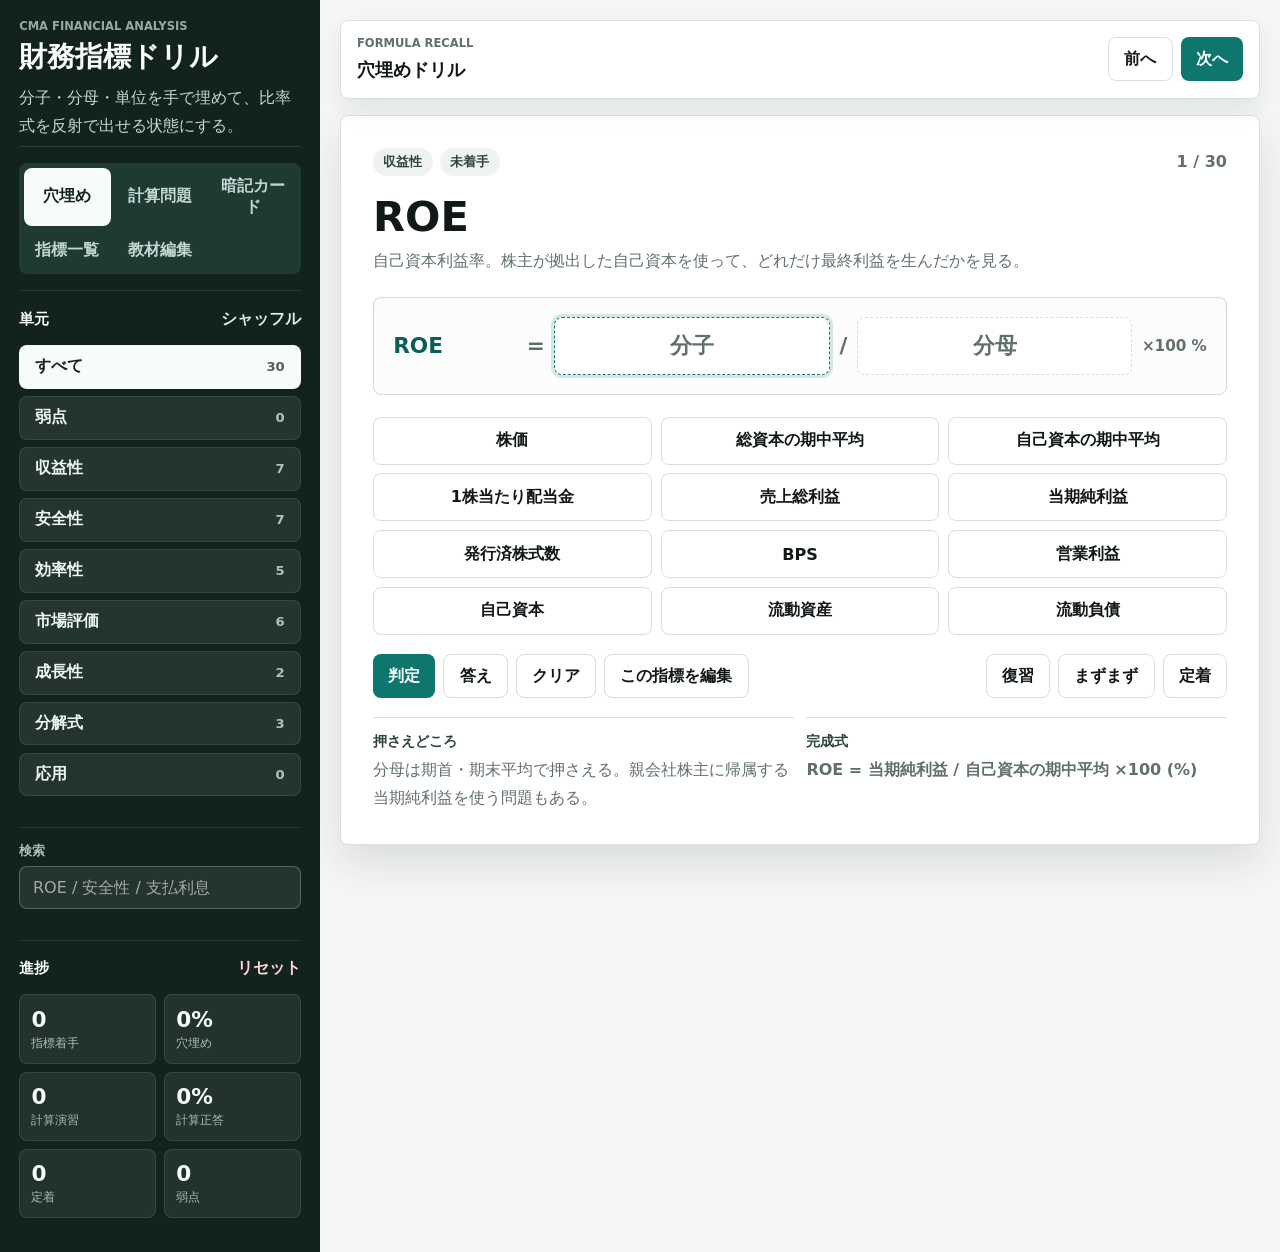
<file: cma-financial-ratio-drill/index.html>
<!doctype html>
<html lang="ja">
<head>
  <meta charset="utf-8">
  <meta name="viewport" content="width=device-width, initial-scale=1">
  <meta name="theme-color" content="#12312b">
  <title>証券アナリスト 財務指標ドリル</title>
  <link rel="manifest" href="./site.webmanifest">
  <link rel="stylesheet" href="./styles.css?v=20260614-4">
</head>
<body>
  <div class="app-shell">
    <aside class="sidebar">
      <div class="brand-block">
        <p class="eyebrow">CMA Financial Analysis</p>
        <h1>財務指標ドリル</h1>
        <p class="lead">分子・分母・単位を手で埋めて、比率式を反射で出せる状態にする。</p>
      </div>

      <nav class="mode-tabs" aria-label="学習モード">
        <button class="mode-tab active" type="button" data-view="drill">穴埋め</button>
        <button class="mode-tab" type="button" data-view="calculation">計算問題</button>
        <button class="mode-tab" type="button" data-view="cards">暗記カード</button>
        <button class="mode-tab" type="button" data-view="list">指標一覧</button>
        <button class="mode-tab" type="button" data-view="edit">教材編集</button>
      </nav>

      <section class="side-section category-section">
        <div class="section-head">
          <h2>単元</h2>
          <button class="text-button" type="button" data-action="random">シャッフル</button>
        </div>
        <div id="categoryList" class="category-list"></div>
      </section>

      <section class="side-section search-section">
        <label class="search-box">
          <span>検索</span>
          <input id="searchInput" type="search" autocomplete="off" placeholder="ROE / 安全性 / 支払利息">
        </label>
      </section>

      <section class="side-section progress-section">
        <div class="section-head">
          <h2>進捗</h2>
          <button class="text-button danger" type="button" data-action="reset-progress">リセット</button>
        </div>
        <div id="progressSummary" class="progress-summary"></div>
      </section>
    </aside>

    <main class="workspace">
      <header class="topbar">
        <div>
          <p class="eyebrow">Formula Recall</p>
          <h2 id="workspaceTitle">穴埋めドリル</h2>
        </div>
        <div class="topbar-actions">
          <button class="ghost" type="button" data-action="previous">前へ</button>
          <button type="button" data-action="next">次へ</button>
        </div>
      </header>

      <section id="appView" class="app-view" aria-live="polite"></section>
    </main>
  </div>

  <script src="./codex-problems.js?v=20260614-4"></script>
  <script src="./app.js?v=20260614-4"></script>
</body>
</html>
</file>
<file: cma-financial-ratio-drill/styles.css>
:root {
  --bg: #f5f7f4;
  --surface: #ffffff;
  --surface-2: #eef3ef;
  --ink: #111817;
  --muted: #61706c;
  --line: #d8e0dc;
  --side: #12231f;
  --side-soft: #1f3933;
  --accent: #0f766e;
  --accent-strong: #0b5f59;
  --amber: #b86d12;
  --red: #b33a32;
  --blue: #2f5f9e;
  --green: #23724d;
  --shadow: 0 18px 42px rgba(18, 35, 31, 0.12);
  --radius: 8px;
}

* {
  box-sizing: border-box;
}

html,
body {
  min-height: 100%;
  margin: 0;
}

body {
  color: var(--ink);
  background: var(--bg);
  font-family: "Yu Gothic UI", "Noto Sans JP", "Hiragino Sans", Meiryo, system-ui, sans-serif;
}

button,
input,
textarea,
select {
  font: inherit;
}

button {
  min-height: 40px;
  border: 0;
  border-radius: var(--radius);
  background: var(--accent);
  color: #fff;
  padding: 0.65rem 0.95rem;
  font-weight: 700;
  cursor: pointer;
  transition: background 140ms ease, border-color 140ms ease, color 140ms ease, transform 140ms ease;
}

button:hover {
  background: var(--accent-strong);
  transform: translateY(-1px);
}

button:disabled {
  opacity: 0.55;
  cursor: not-allowed;
  transform: none;
}

button:focus-visible,
input:focus-visible,
textarea:focus-visible,
select:focus-visible {
  outline: 3px solid rgba(15, 118, 110, 0.28);
  outline-offset: 2px;
}

button.ghost,
.choice-button,
.slot-button {
  background: #fff;
  color: var(--ink);
  border: 1px solid var(--line);
}

button.ghost:hover,
.choice-button:hover,
.slot-button:hover {
  background: var(--surface-2);
  border-color: #afc3bb;
}

button.ghost.danger-button {
  color: #a33a30;
  border-color: #efc0ba;
}

button.ghost.danger-button:hover {
  background: #fff2f0;
  border-color: #d7837b;
}

button.danger-solid {
  background: #a33a30;
}

button.danger-solid:hover {
  background: #842d25;
}

.text-button {
  min-height: auto;
  background: transparent;
  color: #d8eee8;
  padding: 0.2rem 0;
  border-radius: 0;
}

.text-button:hover {
  background: transparent;
  color: #fff;
  transform: none;
}

.text-button.danger {
  color: #ffd6d2;
}

input,
textarea,
select {
  width: 100%;
  border: 1px solid rgba(216, 224, 220, 0.28);
  border-radius: var(--radius);
  background: rgba(255, 255, 255, 0.08);
  color: #fff;
  padding: 0.7rem 0.8rem;
}

textarea {
  resize: vertical;
}

input::placeholder,
textarea::placeholder {
  color: rgba(255, 255, 255, 0.58);
}

.app-shell {
  display: grid;
  grid-template-columns: 320px minmax(0, 1fr);
  min-height: 100vh;
}

.sidebar {
  display: flex;
  flex-direction: column;
  gap: 1rem;
  background: var(--side);
  color: #f7fbf9;
  padding: 1.2rem;
}

.brand-block {
  padding-bottom: 0.35rem;
  border-bottom: 1px solid rgba(255, 255, 255, 0.12);
}

.eyebrow {
  margin: 0 0 0.45rem;
  color: var(--muted);
  font-size: 0.72rem;
  font-weight: 800;
  letter-spacing: 0;
  text-transform: uppercase;
}

.sidebar .eyebrow {
  color: #93aaa3;
}

h1,
h2,
h3,
p {
  margin-top: 0;
}

h1 {
  margin-bottom: 0.65rem;
  font-size: 1.75rem;
  line-height: 1.2;
}

.lead {
  margin-bottom: 0;
  color: #c4d6d1;
  line-height: 1.75;
}

.mode-tabs {
  display: grid;
  grid-template-columns: repeat(auto-fit, minmax(86px, 1fr));
  gap: 0.35rem;
  background: var(--side-soft);
  padding: 0.3rem;
  border-radius: var(--radius);
}

.mode-tab {
  min-height: 38px;
  background: transparent;
  color: #c4d6d1;
  padding: 0.5rem;
}

.mode-tab.active {
  background: #f7fbf9;
  color: var(--side);
}

.side-section {
  padding: 0.9rem 0;
  border-top: 1px solid rgba(255, 255, 255, 0.1);
}

.section-head,
.topbar,
.formula-meta,
.card-actions,
.list-head {
  display: flex;
  align-items: center;
  justify-content: space-between;
  gap: 0.75rem;
}

.section-head h2 {
  margin: 0;
  font-size: 0.92rem;
}

.category-list {
  display: grid;
  gap: 0.45rem;
  margin-top: 0.75rem;
}

.category-button {
  display: flex;
  align-items: center;
  justify-content: space-between;
  width: 100%;
  background: rgba(255, 255, 255, 0.08);
  color: #ecf6f3;
  border: 1px solid rgba(255, 255, 255, 0.09);
}

.category-button.active {
  background: #f7fbf9;
  color: var(--side);
}

.category-count {
  color: inherit;
  opacity: 0.72;
  font-size: 0.82rem;
}

.search-box span {
  display: block;
  margin-bottom: 0.35rem;
  color: #a9beb8;
  font-size: 0.82rem;
  font-weight: 700;
}

.progress-summary {
  display: grid;
  grid-template-columns: repeat(2, 1fr);
  gap: 0.5rem;
  margin-top: 0.75rem;
}

.progress-tile {
  border: 1px solid rgba(255, 255, 255, 0.1);
  border-radius: var(--radius);
  background: rgba(255, 255, 255, 0.07);
  padding: 0.7rem;
}

.progress-tile strong {
  display: block;
  font-size: 1.35rem;
}

.progress-tile span {
  color: #a9beb8;
  font-size: 0.78rem;
}

.workspace {
  display: grid;
  grid-template-rows: auto 1fr;
  min-width: 0;
  padding: 1.25rem;
  gap: 1rem;
}

.topbar {
  position: sticky;
  top: 0;
  z-index: 5;
  border: 1px solid var(--line);
  border-radius: var(--radius);
  background: rgba(255, 255, 255, 0.92);
  padding: 0.95rem 1rem;
  box-shadow: 0 10px 26px rgba(18, 35, 31, 0.08);
  backdrop-filter: blur(12px);
}

.topbar h2 {
  margin: 0;
  font-size: 1.15rem;
}

.topbar-actions {
  display: flex;
  gap: 0.5rem;
  flex-wrap: wrap;
}

.app-view {
  min-width: 0;
}

.quiz-panel,
.flash-panel,
.list-panel {
  border: 1px solid var(--line);
  border-radius: var(--radius);
  background: var(--surface);
  box-shadow: var(--shadow);
}

.quiz-panel,
.flash-panel {
  padding: clamp(1rem, 2.6vw, 2rem);
}

.formula-meta {
  margin-bottom: 1rem;
  flex-wrap: wrap;
}

.badge-row {
  display: flex;
  align-items: center;
  flex-wrap: wrap;
  gap: 0.45rem;
}

.badge {
  display: inline-flex;
  align-items: center;
  min-height: 28px;
  border-radius: 999px;
  background: var(--surface-2);
  color: #2f453f;
  padding: 0.25rem 0.65rem;
  font-size: 0.82rem;
  font-weight: 800;
}

.badge.review {
  background: #fff1e0;
  color: #8a4c08;
}

.badge.mastered {
  background: #e4f5ec;
  color: #18613c;
}

.badge.solid {
  background: #e7effc;
  color: #234d88;
}

.counter {
  color: var(--muted);
  font-weight: 700;
}

.metric-title {
  margin-bottom: 0.4rem;
  font-size: clamp(1.65rem, 4vw, 2.6rem);
  line-height: 1.18;
}

.metric-subtitle {
  max-width: 780px;
  margin-bottom: 1.3rem;
  color: var(--muted);
  line-height: 1.8;
}

.formula-board {
  display: grid;
  gap: 0.85rem;
  margin: 1rem 0 1.35rem;
  border: 1px solid #cdd9d4;
  border-radius: var(--radius);
  background: #fbfcfb;
  padding: clamp(0.85rem, 2vw, 1.2rem);
}

.formula-line {
  display: grid;
  grid-template-columns: minmax(68px, 0.45fr) auto minmax(160px, 1fr) auto minmax(160px, 1fr) auto;
  align-items: center;
  gap: 0.6rem;
  font-size: clamp(1rem, 2vw, 1.35rem);
  font-weight: 800;
}

.formula-symbol {
  color: var(--accent-strong);
}

.operator {
  color: #58706a;
  text-align: center;
}

.slot-button {
  width: 100%;
  min-height: 58px;
  padding: 0.7rem;
  text-align: center;
  font-weight: 800;
}

.slot-button.empty {
  color: var(--muted);
  border-style: dashed;
}

.slot-button.active {
  border-color: var(--accent);
  box-shadow: 0 0 0 3px rgba(15, 118, 110, 0.16);
}

.unit-text {
  color: var(--muted);
  font-size: 0.95rem;
  font-weight: 800;
}

.choice-grid {
  display: grid;
  grid-template-columns: repeat(3, minmax(0, 1fr));
  gap: 0.55rem;
}

.choice-button {
  min-height: 48px;
  padding: 0.7rem;
  color: var(--ink);
}

.choice-button.used {
  background: #e7f2f0;
  border-color: #9fc8c1;
  color: var(--accent-strong);
}

.card-actions {
  margin-top: 1.2rem;
  flex-wrap: wrap;
}

.primary-actions,
.rating-actions {
  display: flex;
  gap: 0.5rem;
  flex-wrap: wrap;
}

.feedback {
  margin-top: 1.2rem;
  border-left: 5px solid var(--blue);
  background: #f4f7fc;
  padding: 0.9rem 1rem;
  line-height: 1.7;
}

.feedback.good {
  border-left-color: var(--green);
  background: #f1faf5;
}

.feedback.bad {
  border-left-color: var(--red);
  background: #fff4f3;
}

.delete-confirmation {
  margin-top: 1rem;
  border: 1px solid #efc0ba;
  border-left: 5px solid var(--red);
  border-radius: var(--radius);
  background: #fff7f6;
  color: var(--ink);
  padding: 0.9rem 1rem;
  display: grid;
  gap: 0.65rem;
}

.delete-confirmation span {
  color: var(--muted);
}

.answer-line {
  font-weight: 800;
}

.problem-grid {
  display: grid;
  grid-template-columns: repeat(3, minmax(0, 1fr));
  gap: 0.65rem;
  margin: 1rem 0;
}

.problem-data {
  border: 1px solid var(--line);
  border-radius: var(--radius);
  background: #fbfcfb;
  padding: 0.8rem;
}

.problem-data span {
  display: block;
  color: var(--muted);
  font-size: 0.82rem;
  font-weight: 800;
}

.problem-data strong {
  display: block;
  margin-top: 0.25rem;
  font-size: 1.15rem;
}

.answer-panel {
  display: grid;
  grid-template-columns: minmax(160px, 320px) auto;
  align-items: end;
  gap: 0.65rem;
  margin: 1rem 0 0.2rem;
}

.field {
  display: grid;
  gap: 0.35rem;
}

.field span {
  color: #3f5650;
  font-size: 0.82rem;
  font-weight: 800;
}

.field input,
.field textarea,
.field select,
.answer-input,
.json-input {
  border: 1px solid var(--line);
  background: #fff;
  color: var(--ink);
}

.field input::placeholder,
.field textarea::placeholder,
.answer-input::placeholder {
  color: #8b9a96;
}

.answer-unit {
  min-height: 40px;
  display: inline-flex;
  align-items: center;
  color: var(--muted);
  font-weight: 900;
}

.note-grid {
  display: grid;
  grid-template-columns: repeat(2, minmax(0, 1fr));
  gap: 0.8rem;
  margin-top: 1.2rem;
}

.note-block {
  border-top: 1px solid var(--line);
  padding-top: 0.85rem;
}

.note-block h3 {
  margin-bottom: 0.35rem;
  color: #2f453f;
  font-size: 0.9rem;
}

.note-block p {
  margin-bottom: 0;
  color: var(--muted);
  line-height: 1.75;
}

.flash-panel {
  display: grid;
  gap: 1rem;
}

.flash-card {
  display: grid;
  gap: 1rem;
  min-height: 330px;
  align-content: center;
  border: 1px solid #cad9d3;
  border-radius: var(--radius);
  background:
    linear-gradient(90deg, rgba(15, 118, 110, 0.08) 0 1px, transparent 1px 100%),
    linear-gradient(0deg, rgba(47, 95, 158, 0.06) 0 1px, transparent 1px 100%),
    #fbfcfb;
  background-size: 24px 24px;
  padding: clamp(1rem, 3vw, 2rem);
}

.flash-card h3 {
  margin: 0;
  font-size: clamp(1.65rem, 4vw, 2.4rem);
}

.flash-answer {
  border-top: 1px solid var(--line);
  padding-top: 1rem;
}

.formula-text {
  margin: 0.25rem 0 0.65rem;
  font-size: clamp(1.1rem, 2.5vw, 1.6rem);
  font-weight: 900;
}

.list-panel {
  overflow: hidden;
}

.editor-panel {
  display: grid;
  gap: 1rem;
  border: 1px solid var(--line);
  border-radius: var(--radius);
  background: var(--surface);
  box-shadow: var(--shadow);
  overflow: hidden;
}

.inline-editor {
  margin-top: 1rem;
  border: 1px solid var(--line);
  border-radius: var(--radius);
  background: #fbfcfb;
  overflow: hidden;
}

.list-head {
  padding: 1rem;
  border-bottom: 1px solid var(--line);
  background: #fbfcfb;
}

.list-head h3 {
  margin: 0;
}

.panel-subtitle {
  margin: 0.35rem 0 0;
  color: var(--muted);
  line-height: 1.6;
}

.metric-table-wrap {
  overflow-x: auto;
}

.metric-table {
  width: 100%;
  border-collapse: collapse;
  min-width: 860px;
}

.metric-table th,
.metric-table td {
  border-bottom: 1px solid var(--line);
  padding: 0.85rem 1rem;
  text-align: left;
  vertical-align: top;
}

.metric-table th {
  background: #f4f8f6;
  color: #3f5650;
  font-size: 0.82rem;
}

.metric-table td {
  line-height: 1.65;
}

.inline-action {
  min-height: 34px;
  padding: 0.35rem 0.6rem;
}

.table-actions {
  display: flex;
  flex-wrap: wrap;
  gap: 0.35rem;
}

.editor-layout {
  display: grid;
  grid-template-columns: minmax(220px, 0.9fr) minmax(0, 2fr);
  gap: 1rem;
  padding: 0 1rem 1rem;
}

.editor-list,
.editor-form-wrap,
.json-panel {
  border: 1px solid var(--line);
  border-radius: var(--radius);
  background: #fbfcfb;
}

.editor-list {
  padding: 1rem;
}

.editor-list h3 {
  margin-bottom: 0.75rem;
}

.metric-edit-list {
  display: grid;
  gap: 0.45rem;
  max-height: 560px;
  overflow: auto;
}

.metric-edit-button {
  display: grid;
  gap: 0.15rem;
  background: #fff;
  color: var(--ink);
  border: 1px solid var(--line);
  text-align: left;
}

.metric-edit-button span {
  color: var(--muted);
  font-size: 0.82rem;
}

.metric-edit-button.active {
  border-color: var(--accent);
  background: #eaf6f3;
}

.editor-form {
  padding: 1rem;
}

.form-grid {
  display: grid;
  grid-template-columns: repeat(2, minmax(0, 1fr));
  gap: 0.75rem;
}

.full {
  grid-column: 1 / -1;
}

.json-panel {
  margin: 0 1rem 1rem;
  overflow: hidden;
}

.json-input {
  display: block;
  min-height: 320px;
  border-width: 0;
  border-top: 1px solid var(--line);
  border-radius: 0;
  font-family: Consolas, "Yu Gothic UI", monospace;
  font-size: 0.86rem;
  line-height: 1.55;
}

.empty-state {
  border: 1px dashed #bdcbc6;
  border-radius: var(--radius);
  background: #fbfcfb;
  padding: 1.25rem;
  color: var(--muted);
}

@media (max-width: 980px) {
  .app-shell {
    grid-template-columns: 1fr;
  }

  .sidebar {
    position: static;
  }

  .progress-summary,
  .category-list {
    grid-template-columns: repeat(2, minmax(0, 1fr));
  }

  .editor-layout {
    grid-template-columns: 1fr;
  }

  .workspace {
    padding: 0.9rem;
  }

  .topbar {
    position: static;
  }
}

@media (max-width: 720px) {
  body {
    background: #fff;
  }

  button {
    min-height: 44px;
    padding: 0.68rem 0.75rem;
  }

  .app-shell {
    display: block;
    min-height: 100dvh;
  }

  .sidebar {
    gap: 0.65rem;
    padding: 0.75rem 0.85rem 0.85rem;
    border-bottom: 1px solid rgba(255, 255, 255, 0.12);
  }

  .brand-block {
    padding-bottom: 0.55rem;
  }

  .brand-block h1 {
    margin-bottom: 0;
    font-size: 1.18rem;
  }

  .brand-block .eyebrow,
  .brand-block .lead,
  .search-box span {
    display: none;
  }

  .mode-tabs {
    display: flex;
    gap: 0.4rem;
    overflow-x: auto;
    padding: 0.35rem;
    scrollbar-width: none;
  }

  .mode-tabs::-webkit-scrollbar,
  .category-list::-webkit-scrollbar {
    display: none;
  }

  .mode-tab {
    min-width: max-content;
    padding: 0.55rem 0.75rem;
    white-space: nowrap;
  }

  .side-section {
    padding: 0.45rem 0 0;
  }

  .progress-section {
    display: none;
  }

  .section-head {
    margin-bottom: 0.45rem;
  }

  .category-list {
    display: flex;
    gap: 0.45rem;
    margin-top: 0;
    overflow-x: auto;
    scroll-snap-type: x proximity;
  }

  .category-button {
    flex: 0 0 auto;
    width: auto;
    min-height: 38px;
    padding: 0.5rem 0.7rem;
    gap: 0.45rem;
    scroll-snap-align: start;
    white-space: nowrap;
  }

  .progress-summary {
    grid-template-columns: repeat(3, minmax(0, 1fr));
    gap: 0.35rem;
    margin-top: 0.45rem;
  }

  .progress-tile {
    padding: 0.45rem;
  }

  .progress-tile strong {
    font-size: 1rem;
  }

  .progress-tile span {
    font-size: 0.68rem;
  }

  .workspace {
    display: block;
    padding: 0;
  }

  .topbar {
    position: sticky;
    top: 0;
    z-index: 12;
    border-width: 0 0 1px;
    border-radius: 0;
    padding: 0.7rem 0.85rem;
    box-shadow: 0 8px 18px rgba(18, 35, 31, 0.08);
  }

  .topbar .eyebrow {
    display: none;
  }

  .topbar h2 {
    font-size: 1rem;
  }

  .app-view {
    padding: 0.75rem;
  }

  .quiz-panel,
  .flash-panel,
  .editor-panel,
  .list-panel {
    border-radius: 0;
    box-shadow: none;
  }

  .quiz-panel,
  .flash-panel {
    padding: 0.85rem;
  }

  .metric-title {
    font-size: clamp(1.28rem, 7vw, 1.72rem);
  }

  .metric-subtitle {
    margin-bottom: 1rem;
    line-height: 1.65;
  }

  .formula-board {
    margin: 0.85rem 0 1rem;
  }

  .slot-button {
    min-height: 50px;
  }

  .choice-grid {
    grid-template-columns: repeat(2, minmax(0, 1fr));
    gap: 0.45rem;
  }

  .choice-button {
    min-height: 46px;
    padding: 0.55rem 0.45rem;
    font-size: 0.92rem;
    line-height: 1.35;
    overflow-wrap: anywhere;
  }

  .note-grid,
  .form-grid {
    grid-template-columns: 1fr;
  }

  .problem-grid {
    grid-template-columns: repeat(auto-fit, minmax(136px, 1fr));
    gap: 0.5rem;
  }

  .problem-data {
    padding: 0.65rem;
  }

  .problem-data strong {
    font-size: 1rem;
    overflow-wrap: anywhere;
  }

  .answer-panel {
    grid-template-columns: minmax(0, 1fr) auto;
    align-items: end;
  }

  .answer-input {
    min-height: 48px;
    font-size: 1.05rem;
  }

  .topbar,
  .formula-meta,
  .card-actions,
  .list-head,
  .editor-layout {
    align-items: stretch;
    flex-direction: column;
  }

  .topbar {
    align-items: center;
    flex-direction: row;
  }

  .topbar-actions,
  .primary-actions {
    display: grid;
    grid-template-columns: repeat(2, minmax(0, 1fr));
  }

  .topbar-actions {
    display: flex;
    flex-wrap: nowrap;
    justify-content: flex-end;
  }

  .topbar-actions button {
    min-width: 66px;
    padding-inline: 0.65rem;
  }

  .rating-actions {
    display: grid;
    grid-template-columns: repeat(3, minmax(0, 1fr));
  }

  .primary-actions button[data-action="check"],
  .primary-actions button[data-action="check-problem"] {
    grid-column: 1 / -1;
    min-height: 50px;
  }

  .formula-line {
    grid-template-columns: 1fr;
    gap: 0.4rem;
    text-align: center;
  }

  .operator {
    min-height: 20px;
  }
}

@media (max-width: 340px) {
  .choice-grid,
  .problem-grid,
  .progress-summary,
  .topbar-actions,
  .primary-actions,
  .rating-actions {
    grid-template-columns: 1fr;
  }

  .answer-panel {
    grid-template-columns: 1fr;
  }
}
</file>
